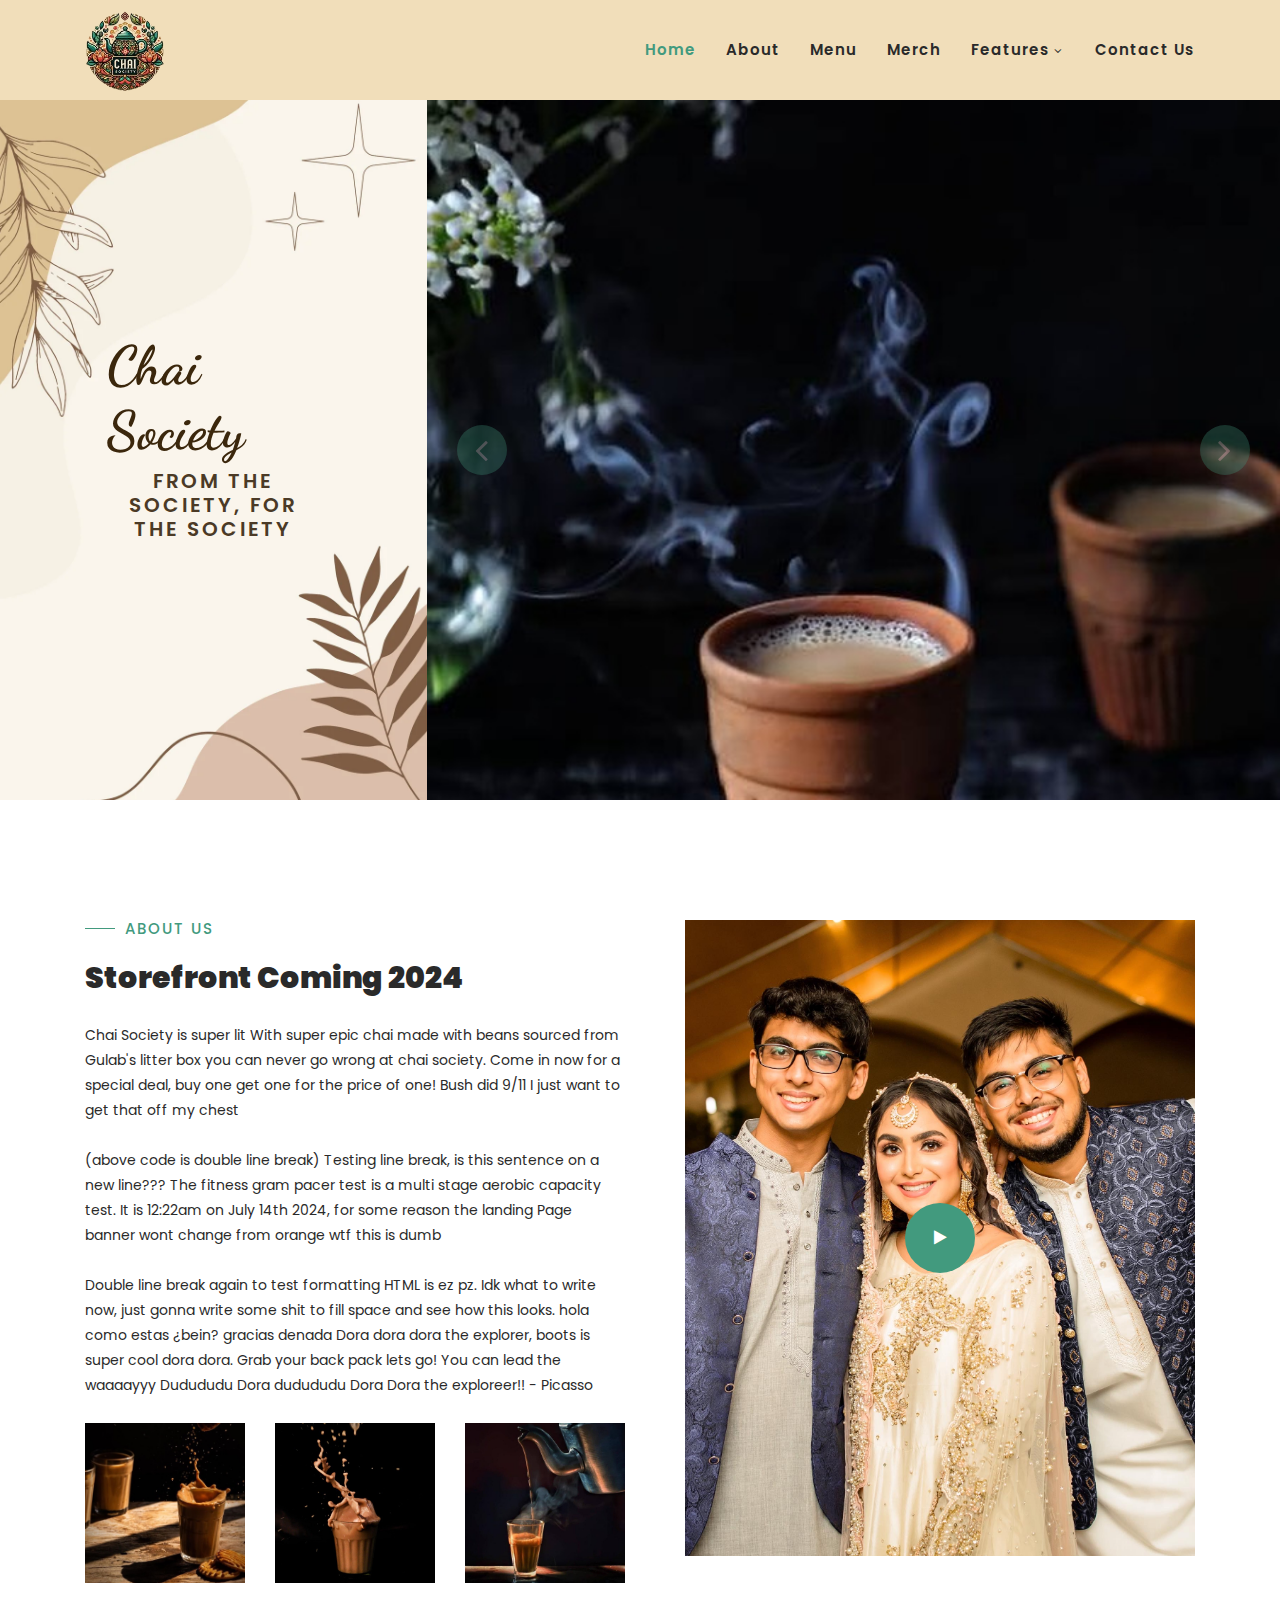
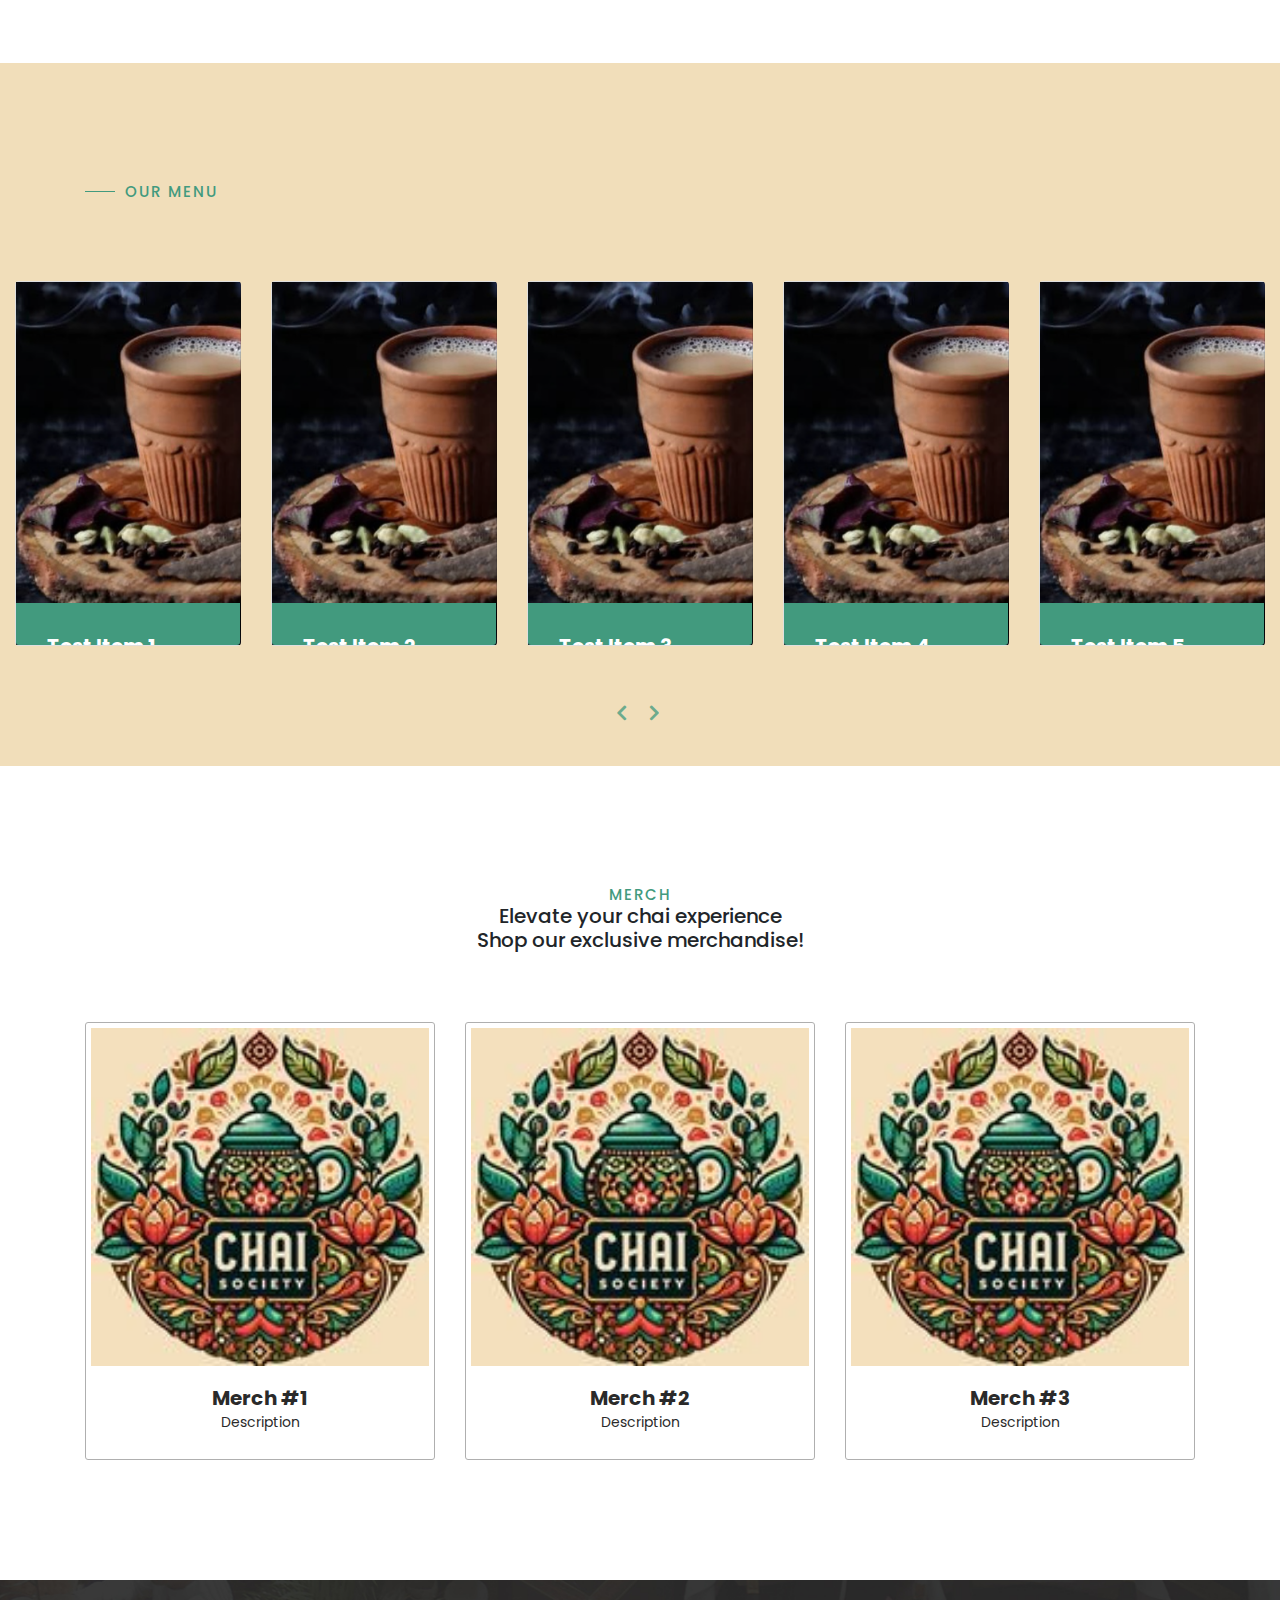
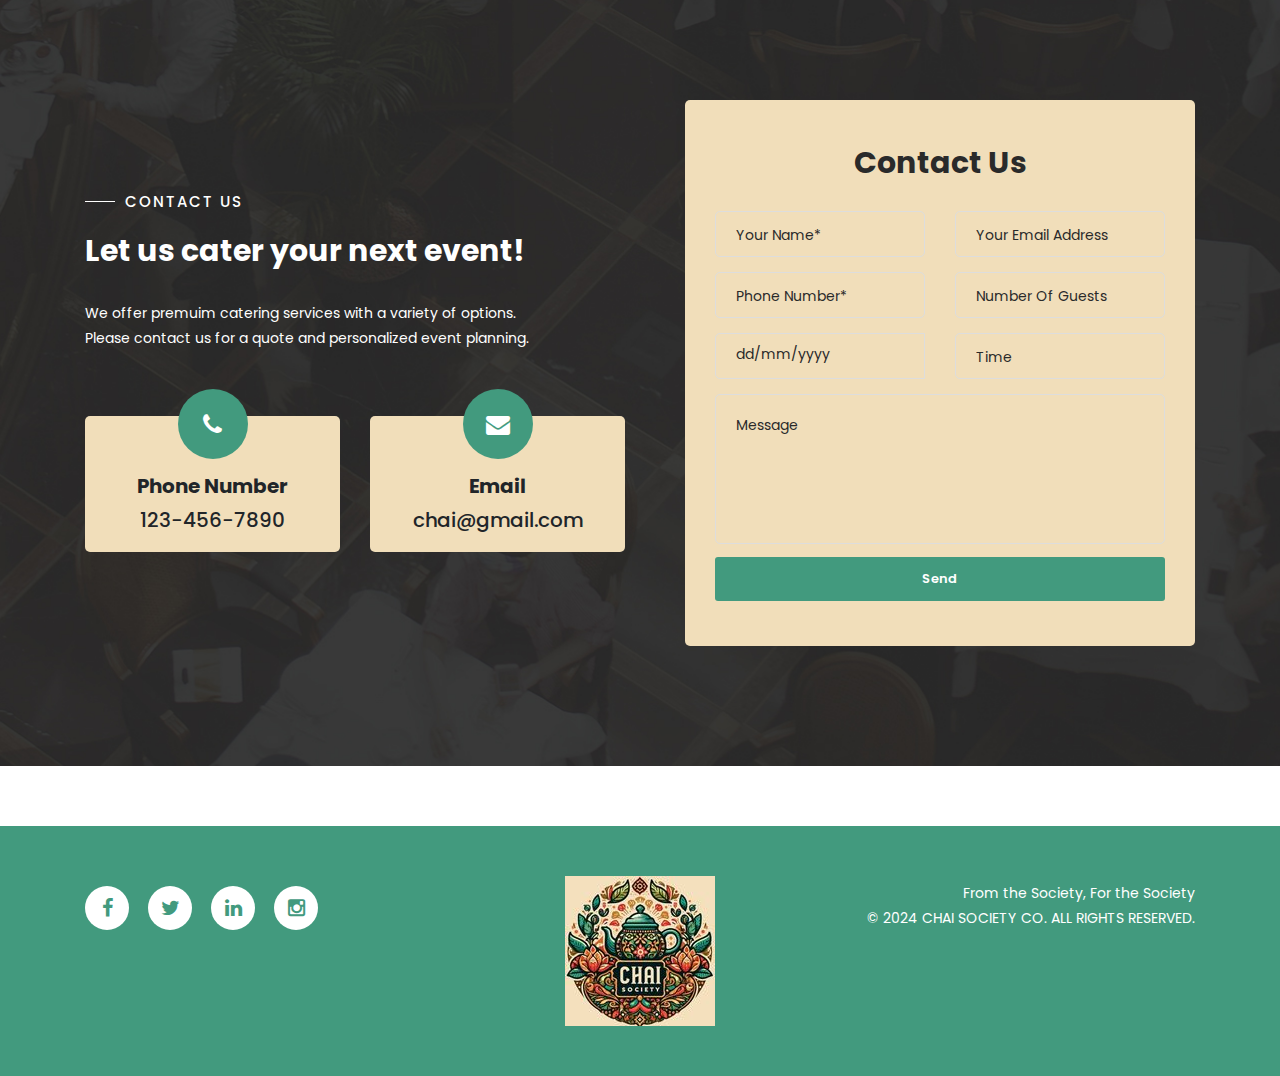
<file: index.html>
<!DOCTYPE html>
<html lang="en">

  <head>

    <meta charset="utf-8">
    <meta name="viewport" content="width=device-width, initial-scale=1, shrink-to-fit=no">
    <meta name="description" content="">
    <meta name="author" content="">
    <link href="https://fonts.googleapis.com/css?family=Poppins:100,200,300,400,500,600,700,800,900&display=swap" rel="stylesheet">
    <link href="https://fonts.googleapis.com/css2?family=Dancing+Script:wght@400;500;600;700&display=swap" rel="stylesheet">

    <title>Chai Society Cafe</title>
<!--
    
TemplateMo 558 Klassy Cafe

https://templatemo.com/tm-558-klassy-cafe

-->
    <!-- Additional CSS Files -->
    <link rel="stylesheet" type="text/css" href="assets/css/bootstrap.min.css">

    <link rel="stylesheet" type="text/css" href="assets/css/font-awesome.css">

    <link rel="stylesheet" href="assets/css/templatemo-klassy-cafe.css">

    <link rel="stylesheet" href="assets/css/owl-carousel.css">

    <link rel="stylesheet" href="assets/css/lightbox.css">

    </head>
    
    <body>
    
    <!-- ***** Preloader Start ***** -->
    <div id="preloader">
        <div class="jumper">
            <div></div>
            <div></div>
            <div></div>
        </div>
    </div>  
    <!-- ***** Preloader End ***** -->
    
    
    <!-- ***** Header Area Start ***** -->
    <header class="header-area header-sticky">
        <div class="container">
            <div class="row">
                <div class="col-12">
                    <nav class="main-nav">
                        <!-- ***** Logo Start ***** -->
                        <a href="index.html" class="logo">
                            <img src="assets/pics/logo.jpeg" align="klassy cafe html template" width="80" height="80">
                        </a>
                        <!-- ***** Logo End ***** -->
                        <!-- ***** Menu Start ***** -->
                        <ul class="nav">
                            <li class="scroll-to-section"><a href="#top" class="active">Home</a></li>
                            <li class="scroll-to-section"><a href="#about">About</a></li>
                           	
                        <!-- 
                            <li class="submenu">
                                <a href="javascript:;">Drop Down</a>
                                <ul>
                                    <li><a href="#">Drop Down Page 1</a></li>
                                    <li><a href="#">Drop Down Page 2</a></li>
                                    <li><a href="#">Drop Down Page 3</a></li>
                                </ul>
                            </li>
                        -->
                            <li class="scroll-to-section"><a href="#menu">Menu</a></li>
                            <li class="scroll-to-section"><a href="#chefs">Merch</a></li> 
                            <li class="submenu">
                                <a href="javascript:;">Features</a>
                                <ul>
                                    <li><a href="#">Features Page 1</a></li>
                                    <li><a href="#">Features Page 2</a></li>
                                    <li><a href="#">Features Page 3</a></li>
                                    <li><a href="#">Features Page 4</a></li>
                                </ul>
                            </li>
                            <!-- <li class=""><a rel="sponsored" href="https://templatemo.com" target="_blank">External URL</a></li> -->
                            <li class="scroll-to-section"><a href="#reservation">Contact Us</a></li> 
                        </ul>        
                        <a class='menu-trigger'>
                            <span>Menu</span>
                        </a>
                        <!-- ***** Menu End ***** -->
                    </nav>
                </div>
            </div>
        </div>
    </header>
    <!-- ***** Header Area End ***** -->

    <!-- ***** Main Banner Area Start ***** -->
    <div id="top">
        <div class="container-fluid">
            <div class="row">
                <div class="col-lg-4">
                    <div class="left-content">
                        <div class="inner-content">
                            <h4>Chai Society</h4>
                            <h6 style="text-align: center;">From the Society, For the Society</h6>
                            <div class="main-white-button scroll-to-section">
                                <!-- <a href="#reservation">Make A Reservation</a> -->
                            </div>
                        </div>
                    </div>
                </div>
                <div class="col-lg-8">
                    <div class="main-banner header-text">
                        <div class="Modern-Slider">
                          <!-- Item -->
                          <div class="item">
                            <div class="img-fill">
                                <img src="assets/pics/steaming_chai.jpeg" alt="">
                            </div>
                          </div>
                          <!-- // Item -->
                          <!-- Item -->
                          <div class="item">
                            <div class="img-fill">
                                <img src="assets/pics/lil_brown.jpeg" alt="">
                            </div>
                          </div>
                          <!-- // Item -->
                          <!-- Item -->
                          <div class="item">
                            <div class="img-fill">
                                <img src="assets/pics/pour.jpeg" alt="">
                            </div>
                          </div>
                          <!-- // Item -->
                        </div>
                    </div>
                </div>
            </div>
        </div>
    </div>
    <!-- ***** Main Banner Area End ***** -->

    <!-- ***** About Area Starts ***** -->
    <section class="section" id="about">
        <div class="container">
            <div class="row">
                <div class="col-lg-6 col-md-6 col-xs-12">
                    <div class="left-text-content">
                        <div class="section-heading">
                            <h6>About Us</h6>
                            <h2>Storefront Coming 2024</h2>
                        </div>
                        <p>Chai Society is super lit
                            <!--- <a href="https://templatemo.com/tag/restaurant" target="_blank" rel="sponsored">
                                restaurant HTML templates
                            </a> -->
                            With super epic chai made with beans sourced from Gulab's litter box you can never go wrong at chai society.
                            Come in now for a special deal, buy one get one for the price of one! Bush did 9/11 I just 
                            want to get that off my chest 
                            <br> <br>
                            (above code is double line break)
                            Testing line break, is this sentence on a new line??? The fitness gram pacer test is a multi
                            stage aerobic capacity test. It is 12:22am on July 14th 2024, for some reason the landing Page
                            banner wont change from orange wtf this is dumb
                            <br> <br>
                            Double line break again to test formatting HTML is ez pz. Idk what to write now, just gonna
                            write some shit to fill space and see how this looks. hola como estas ¿bein? gracias denada 
                            Dora dora dora the explorer, boots is super cool dora dora. Grab your back pack lets go!
                            You can lead the waaaayyy Dudududu Dora dudududu Dora Dora the exploreer!! - Picasso                       
                        </p>
                        <div class="row">
                            <div class="col-4">
                                <img src="assets/pics/splash_1.jpeg" alt="">
                            </div>
                            <div class="col-4">
                                <img src="assets/pics/splash_2.jpeg" alt="">
                            </div>
                            <div class="col-4">
                                <img src="assets/pics/splash_3.jpeg" alt="">
                            </div>
                        </div>
                    </div>
                </div>
                <div class="col-lg-6 col-md-6 col-xs-12">
                    <div class="right-content">
                        <div class="thumb">
                            <a rel="nofollow" href="https://www.youtube.com/watch?v=dQw4w9WgXcQ"><i class="fa fa-play"></i></a>
                            <img src="assets/pics/idk.JPG" alt="">
                        </div>
                    </div>
                </div>
            </div>
        </div>
    </section>
    <!-- ***** About Area Ends ***** -->

    <!-- ***** Menu Area Starts ***** -->
    
    <section class="section" id="menu">
        <div class="container">
            <div class="row">
                <div class="col-lg-4">
                    <div class="section-heading">
                        <h6>Our Menu</h6>
                        <!--- <h2>Our selection of cakes with quality taste</h2> -->
                    </div>
                </div>
            </div>
        </div>
        <div class="menu-item-carousel">
            <div class="col-lg-12">
                <div class="owl-menu-item owl-carousel">
                    <div class="item">
                        <div class='card card1'>
                            <!--- <div class="price"><h6>$14</h6></div> -->
                            <div class='info'>
                              <h1 class='title'>Test Item 1</h1>
                              <p class='description'>I like trains I like trains I like trains I like trains I like trains </p>
                              <div class="main-text-button">
                                  <!-- <div class="scroll-to-section"><a href="#reservation">Make Reservation <i class="fa fa-angle-down"></i></a></div> -->
                              </div>
                            </div>
                        </div>
                    </div>
                    <div class="item">
                        <div class='card card2'>
                            <!--- <div class="price"><h6>$14</h6></div> -->
                            <div class='info'>
                              <h1 class='title'>Test Item 2</h1>
                              <p class='description'>I like trains I like trains I like trains I like trains I like trains </p>
                              <div class="main-text-button">
                                  <!-- <div class="scroll-to-section"><a href="#reservation">Make Reservation <i class="fa fa-angle-down"></i></a></div> -->
                                </div>
                            </div>
                        </div>
                    </div>
                    <div class="item">
                        <div class='card card3'>
                            <!--- <div class="price"><h6>$14</h6></div> -->
                            <div class='info'>
                              <h1 class='title'>Test Item 3</h1>
                              <p class='description'>I like trains I like trains I like trains I like trains I like trains </p>
                              <div class="main-text-button">
                                  <!-- <div class="scroll-to-section"><a href="#reservation">Make Reservation <i class="fa fa-angle-down"></i></a></div> -->
                                </div>
                            </div>
                        </div>
                    </div>
                    <div class="item">
                        <div class='card card4'>
                            <!--- <div class="price"><h6>$14</h6></div> -->
                            <div class='info'>
                              <h1 class='title'>Test Item 4</h1>
                              <p class='description'>I like trains I like trains I like trains I like trains I like trains </p>
                              <div class="main-text-button">
                                  <!-- <div class="scroll-to-section"><a href="#reservation">Make Reservation <i class="fa fa-angle-down"></i></a></div> -->
                                </div>
                            </div>
                        </div>
                    </div>
                    <div class="item">
                        <div class='card card5'>
                            <!--- <div class="price"><h6>$14</h6></div> -->
                            <div class='info'>
                              <h1 class='title'>Test Item 5</h1>
                              <p class='description'>I like trains I like trains I like trains I like trains I like trains </p>
                              <div class="main-text-button">
                                  <!-- <div class="scroll-to-section"><a href="#reservation">Make Reservation <i class="fa fa-angle-down"></i></a></div> -->
                                </div>
                            </div>
                        </div>
                    </div>
                    <div class="item">
                        <div class='card card6'>
                            <!--- <div class="price"><h6>$14</h6></div> -->
                            <div class='info'>
                              <h1 class='title'>Test Item 6</h1>
                              <p class='description'>I like trains I like trains I like trains I like trains I like trains </p>
                              <div class="main-text-button">
                                  <!-- <div class="scroll-to-section"><a href="#reservation">Make Reservation <i class="fa fa-angle-down"></i></a></div> -->
                                </div>
                            </div>
                        </div>
                    </div>
                </div>
            </div>
        </div>
    </section>
    <!-- ***** Menu Area Ends ***** -->

    <!-- ***** Chefs Area Starts ***** -->
    <section class="section" id="chefs">
        <div class="container">
            <div class="row">
                <div class="col-lg-4 offset-lg-4 text-center">
                    <div class="section-heading">
                        <h6>Merch</h6>
                        <h5>Elevate your chai experience <br> Shop our exclusive merchandise!</h5>
                    </div>
                </div>
            </div>
            <div class="row">
                <div class="col-lg-4">
                    <div class="chef-item">
                        <div class="thumb">
                            <div class="overlay"></div>
                            <ul class="social-icons">
                                <li><a href="#"><i class="fa fa-facebook"></i></a></li>
                                <!-- <li><a href="#"><i class="fa fa-twitter"></i></a></li> -->
                                <!-- <li><a href="#"><i class="fa fa-instagram"></i></a></li> -->
                            </ul>
                            <img src="assets/pics/full_logo.jpeg" alt="Chef #1">
                        </div>
                        <div class="down-content">
                            <h4>Merch #1</h4>
                            <span>Description</span>
                        </div>
                    </div>
                </div>
                <div class="col-lg-4">
                    <div class="chef-item">
                        <div class="thumb">
                            <div class="overlay"></div>
                            <ul class="social-icons">
                                <li><a href="#"><i class="fa fa-facebook"></i></a></li>
                            </ul>
                            <img src="assets/pics/full_logo.jpeg" alt="Chef #2">
                        </div>
                        <div class="down-content">
                            <h4>Merch #2</h4>
                            <span>Description</span>
                        </div>
                    </div>
                </div>
                <div class="col-lg-4">
                    <div class="chef-item">
                        <div class="thumb">
                            <div class="overlay"></div>
                            <ul class="social-icons">
                                <li><a href="#"><i class="fa fa-facebook"></i></a></li>
                            </ul>
                            <img src="assets/pics/full_logo.jpeg" alt="Chef #3">
                        </div>
                        <div class="down-content">
                            <h4>Merch #3</h4>
                            <span>Description</span>
                        </div>
                    </div>
                </div>
            </div>
        </div>
    </section>
    <!-- ***** Chefs Area Ends ***** -->

    <!-- ***** Reservation Us Area Starts ***** -->
    <section class="section" id="reservation">
        <div class="container">
            <div class="row">
                <div class="col-lg-6 align-self-center">
                    <div class="left-text-content">
                        <div class="section-heading">
                            <h6>Contact Us</h6>
                            <h2>Let us cater your next event!</h2>
                        </div>
                        <p>
                            We offer premuim catering services with a variety of options. 
                            <br> Please contact us for a quote and personalized event planning. 
                        </p>
                        <div class="row">
                            <div class="col-lg-6">
                                <div class="phone">
                                    <i class="fa fa-phone"></i>
                                    <h4>Phone Number</h4>
                                    <h5>123-456-7890</h5>
                                </div>
                            </div>
                            <div class="col-lg-6">
                                <div class="message">
                                    <i class="fa fa-envelope"></i>
                                    <h4>Email</h4>
                                    <h5>chai@gmail.com</h5>
                                </div>
                            </div>
                        </div>
                    </div>
                </div>
                <div class="col-lg-6">
                    <div class="contact-form">
                        <form id="contact" action="" method="post">
                          <div class="row">
                            <div class="col-lg-12">
                                <h4>Contact Us</h4>
                            </div>
                            <div class="col-lg-6 col-sm-12">
                              <fieldset>
                                <input name="name" type="text" id="name" placeholder="Your Name*" required="">
                              </fieldset>
                            </div>
                            <div class="col-lg-6 col-sm-12">
                              <fieldset>
                              <input name="email" type="text" id="email" pattern="[^ @]*@[^ @]*" placeholder="Your Email Address" required="">
                            </fieldset>
                            </div>
                            <div class="col-lg-6 col-sm-12">
                              <fieldset>
                                <input name="phone" type="text" id="phone" placeholder="Phone Number*" required="">
                              </fieldset>
                            </div>
                            <div class="col-md-6 col-sm-12">
                              <fieldset>
                                <select value="number-guests" name="number-guests" id="number-guests">
                                    <option value="number-guests">Number Of Guests</option>
                                    <option name="1" id="1">1</option>
                                    <option name="2" id="2">2</option>
                                    <option name="3" id="3">3</option>
                                    <option name="4" id="4">4</option>
                                    <option name="5" id="5">5</option>
                                    <option name="6" id="6">6</option>
                                    <option name="7" id="7">7</option>
                                    <option name="8" id="8">8</option>
                                    <option name="9" id="9">9</option>
                                    <option name="10" id="10">10</option>
                                    <option name="11" id="11">11</option>
                                    <option name="12" id="12">12</option>
                                </select>
                              </fieldset>
                            </div>
                            <div class="col-lg-6">
                                <div id="filterDate2">    
                                  <div class="input-group date" data-date-format="dd/mm/yyyy">
                                    <input  name="date" id="date" type="text" class="form-control" placeholder="dd/mm/yyyy">
                                    <div class="input-group-addon" >
                                      <span class="glyphicon glyphicon-th"></span>
                                    </div>
                                  </div>
                                </div>   
                            </div>
                            <div class="col-md-6 col-sm-12">
                              <fieldset>
                                <select value="time" name="time" id="time">
                                    <option value="time">Time</option>
                                    <option name="Breakfast" id="Breakfast">Breakfast</option>
                                    <option name="Lunch" id="Lunch">Lunch</option>
                                    <option name="Dinner" id="Dinner">Dinner</option>
                                </select>
                              </fieldset>
                            </div>
                            <div class="col-lg-12">
                              <fieldset>
                                <textarea name="message" rows="6" id="message" placeholder="Message" required=""></textarea>
                              </fieldset>
                            </div>
                            <div class="col-lg-12">
                              <fieldset>
                                <button type="submit" id="form-submit" class="main-button-icon">Send</button>
                              </fieldset>
                            </div>
                          </div>
                        </form>
                    </div>
                </div>
            </div>
        </div>
    </section>
    <!-- ***** Reservation Area Ends ***** -->
    
    <!-- ***** Footer Start ***** -->
    <footer>
        <div class="container">
            <div class="row">
                <div class="col-lg-4 col-xs-12">
                    <div class="right-text-content">
                            <ul class="social-icons">
                                <li><a href="#"><i class="fa fa-facebook"></i></a></li>
                                <li><a href="#"><i class="fa fa-twitter"></i></a></li>
                                <li><a href="#"><i class="fa fa-linkedin"></i></a></li>
                                <li><a href="#"><i class="fa fa-instagram"></i></a></li>
                            </ul>
                    </div>
                </div>
                <div class="col-lg-4">
                    <div class="logo">
                        <a href="index.html"><img src="assets/pics/full_logo.jpeg" alt=""></a>
                    </div>
                </div>
                <div class="col-lg-4 col-xs-12">
                    <div class="left-text-content">
                        <p>From the Society, For the Society
                        <br>© 2024 CHAI SOCIETY CO. ALL RIGHTS RESERVED.
                    </p>
                    </div>
                </div>
            </div>
        </div>
    </footer>

    <!-- jQuery -->
    <script src="assets/js/jquery-2.1.0.min.js"></script>

    <!-- Bootstrap -->
    <script src="assets/js/popper.js"></script>
    <script src="assets/js/bootstrap.min.js"></script>

    <!-- Plugins -->
    <script src="assets/js/owl-carousel.js"></script>
    <script src="assets/js/accordions.js"></script>
    <script src="assets/js/datepicker.js"></script>
    <script src="assets/js/scrollreveal.min.js"></script>
    <script src="assets/js/waypoints.min.js"></script>
    <script src="assets/js/jquery.counterup.min.js"></script>
    <script src="assets/js/imgfix.min.js"></script> 
    <script src="assets/js/slick.js"></script> 
    <script src="assets/js/lightbox.js"></script> 
    <script src="assets/js/isotope.js"></script> 
    
    <!-- Global Init -->
    <script src="assets/js/custom.js"></script>
    <script>

        $(function() {
            var selectedClass = "";
            $("p").click(function(){
            selectedClass = $(this).attr("data-rel");
            $("#portfolio").fadeTo(50, 0.1);
                $("#portfolio div").not("."+selectedClass).fadeOut();
            setTimeout(function() {
              $("."+selectedClass).fadeIn();
              $("#portfolio").fadeTo(50, 1);
            }, 500);
                
            });
        });

    </script>
  </body>
</html>
</file>
<file: assets/css/templatemo-klassy-cafe.css>
/*

TemplateMo 558 Klassy Cafe

https://templatemo.com/tm-558-klassy-cafe

*/

/* ---------------------------------------------
Table of contents
------------------------------------------------
01. font & reset css
02. reset
03. global styles
04. header
05. banner
06. features
07. testimonials
08. contact
09. footer
10. preloader
11. search
12. portfolio

--------------------------------------------- */
/* 
---------------------------------------------
font & reset css
--------------------------------------------- 
*/
@import url("https://fonts.googleapis.com/css?family=Poppins:100,200,300,400,500,600,700,800,900");
/* 
---------------------------------------------
reset
--------------------------------------------- 
*/
html, body, div, span, applet, object, iframe, h1, h2, h3, h4, h5, h6, p, blockquote, div
pre, a, abbr, acronym, address, big, cite, code, del, dfn, em, font, img, ins, kbd, q,
s, samp, small, strike, strong, sub, sup, tt, var, b, u, i, center, dl, dt, dd, ol, ul, li,
figure, header, nav, section, article, aside, footer, figcaption {
  margin: 0;
  padding: 0;
  border: 0;
  outline: 0;
}

.clearfix:after {
  content: ".";
  display: block;
  clear: both;
  visibility: hidden;
  line-height: 0;
  height: 0;
}

.clearfix {
  display: inline-block;
}

html[xmlns] .clearfix {
  display: block;
}

* html .clearfix {
  height: 1%;
}

ul, li {
  padding: 0;
  margin: 0;
  list-style: none;
}

header, nav, section, article, aside, footer, hgroup {
  display: block;
}

* {
  box-sizing: border-box;
}

html, body {
  font-family: 'Poppins', sans-serif;
  font-weight: 400;
  background-color: #f1deba;
  font-size: 16px;
  -ms-text-size-adjust: 100%;
  -webkit-font-smoothing: antialiased;
  -moz-osx-font-smoothing: grayscale;
}

a {
  text-decoration: none !important;
}

h1, h2, h3, h4, h5, h6 {
  margin-top: 0px;
  margin-bottom: 0px;
}

ul {
  margin-bottom: 0px;
}

p {
  font-size: 14px;
  line-height: 25px;
  color: #2a2a2a;
}

/* 
---------------------------------------------
global styles
--------------------------------------------- 
*/
html,
body {
  background: #fff;
  font-family: 'Poppins', sans-serif;
}

::selection {
  background: #429a7e;
  color: #fff;
}

::-moz-selection {
  background: #429a7e;
  color: #fff;
}

@media (max-width: 991px) {
  html, body {
    overflow-x: hidden;
  }
  .mobile-top-fix {
    margin-top: 30px;
    margin-bottom: 0px;
  }
  .mobile-bottom-fix {
    margin-bottom: 30px;
  }
  .mobile-bottom-fix-big {
    margin-bottom: 60px;
  }
}

.main-white-button a {
  font-size: 13px;
  color: #429a7e;
  background-color: #fff;
  padding: 12px 25px;
  display: inline-block;
  border-radius: 3px;
  font-weight: 600;
  transition: all .3s;
}

.main-white-button a:hover {
  opacity: 0.9;
}

.main-text-button a {
  font-size: 13px;
  color: #fff;
  font-weight: 600;
  transition: all .3s;
}

.main-text-button a:hover {
  opacity: 0.9;
}

.section-heading h6 {
  position: relative;
  font-size: 15px;
  color: #429a7e;
  font-weight: 500;
  letter-spacing: 2px;
  text-transform: uppercase;
  padding-left: 40px;
}

.section-heading h6:before {
  width: 30px;
  height: 1px;
  content: '';
  position: absolute;
  left: 0;
  top: 8px;
  background-color: #429a7e;
}

.section-heading h2 {
  line-height: 40px;
  margin-top: 20px;
  margin-bottom: 25px; 
  font-size: 30px;
  font-weight: 900;
  color: #2a2a2a;
}


/* 
---------------------------------------------
header
--------------------------------------------- 
*/

.background-header {
  background-color: #fff;
  height: 80px!important;
  position: fixed!important;
  top: 0px;
  left: 0px;
  right: 0px;
  box-shadow: 0px 0px 10px rgba(0,0,0,0.15)!important;
}

.background-header .logo,
.background-header .main-nav .nav li a {
  color: #1e1e1e!important;
}

.background-header .main-nav .nav li:hover a {
  color: #429a7e!important;
}

.background-header .nav li a.active {
  color: #429a7e!important;
}

.header-area {
  background-color: #f1deba;
  position: absolute;
  top: 0px;
  left: 0px;
  right: 0px;
  z-index: 100;
  height: 100px;
  -webkit-transition: all .5s ease 0s;
  -moz-transition: all .5s ease 0s;
  -o-transition: all .5s ease 0s;
  transition: all .5s ease 0s;
}

.header-area .main-nav {
  min-height: 80px;
  background: transparent;
}

.header-area .main-nav .logo {
  line-height: 100px;
  color: #fff;
  font-size: 28px;
  font-weight: 700;
  text-transform: uppercase;
  letter-spacing: 2px;
  float: left;
  -webkit-transition: all 0.3s ease 0s;
  -moz-transition: all 0.3s ease 0s;
  -o-transition: all 0.3s ease 0s;
  transition: all 0.3s ease 0s;
}

.background-header .main-nav .logo {
  line-height: 75px;
}

.background-header .nav {
  margin-top: 20px !important;
}

.header-area .main-nav .nav {
  float: right;
  margin-top: 30px;
  margin-right: 0px;
  background-color: transparent;
  -webkit-transition: all 0.3s ease 0s;
  -moz-transition: all 0.3s ease 0s;
  -o-transition: all 0.3s ease 0s;
  transition: all 0.3s ease 0s;
  position: relative;
  z-index: 999;
}

.header-area .main-nav .nav li {
  padding-left: 15px;
  padding-right: 15px;
}

.header-area .main-nav .nav li:last-child {
  padding-right: 0px;
}

.header-area .main-nav .nav li a {
  display: block;
  font-weight: 600;
  font-size: 15px;
  color: #2a2a2a;
  text-transform: capitalize;
  -webkit-transition: all 0.3s ease 0s;
  -moz-transition: all 0.3s ease 0s;
  -o-transition: all 0.3s ease 0s;
  transition: all 0.3s ease 0s;
  height: 40px;
  line-height: 40px;
  border: transparent;
  letter-spacing: 1px;
}

.header-area .main-nav .nav li a {
  color: #2a2a2a;
}

.header-area .main-nav .nav li:hover a,
.header-area .main-nav .nav li a.active {
  color: #429a7e!important;
}

.background-header .main-nav .nav li:hover a,
.background-header .main-nav .nav li a.active {
  color: #429a7e!important;
  opacity: 1;
}

.header-area .main-nav .nav li.submenu {
  position: relative;
  padding-right: 30px;
}

.header-area .main-nav .nav li.submenu:after {
  font-family: FontAwesome;
  content: "\f107";
  font-size: 12px;
  color: #2a2a2a;
  position: absolute;
  right: 18px;
  top: 12px;
}

.background-header .main-nav .nav li.submenu:after {
  color: #2a2a2a;
}

.header-area .main-nav .nav li.submenu ul {
  position: absolute;
  width: 200px;
  box-shadow: 0 2px 28px 0 rgba(0, 0, 0, 0.06);
  overflow: hidden;
  top: 50px;
  opacity: 0;
  transform: translateY(+2em);
  visibility: hidden;
  z-index: -1;
  transition: all 0.3s ease-in-out 0s, visibility 0s linear 0.3s, z-index 0s linear 0.01s;
}

.header-area .main-nav .nav li.submenu ul li {
  margin-left: 0px;
  padding-left: 0px;
  padding-right: 0px;
}

.header-area .main-nav .nav li.submenu ul li a {
  opacity: 1;
  display: block;
  background: #f7f7f7;
  color: #2a2a2a!important;
  padding-left: 20px;
  height: 40px;
  line-height: 40px;
  -webkit-transition: all 0.3s ease 0s;
  -moz-transition: all 0.3s ease 0s;
  -o-transition: all 0.3s ease 0s;
  transition: all 0.3s ease 0s;
  position: relative;
  font-size: 13px;
  font-weight: 400;
  border-bottom: 1px solid #eee;
}

.header-area .main-nav .nav li.submenu ul li a:hover {
  background: #fff;
  color: #429a7e!important;
  padding-left: 25px;
}

.header-area .main-nav .nav li.submenu ul li a:hover:before {
  width: 3px;
}

.header-area .main-nav .nav li.submenu:hover ul {
  visibility: visible;
  opacity: 1;
  z-index: 1;
  transform: translateY(0%);
  transition-delay: 0s, 0s, 0.3s;
}

.header-area .main-nav .menu-trigger {
  cursor: pointer;
  display: block;
  position: absolute;
  top: 33px;
  width: 32px;
  height: 40px;
  text-indent: -9999em;
  z-index: 99;
  right: 40px;
  display: none;
}

.background-header .main-nav .menu-trigger {
  top: 23px;
}

.header-area .main-nav .menu-trigger span,
.header-area .main-nav .menu-trigger span:before,
.header-area .main-nav .menu-trigger span:after {
  -moz-transition: all 0.4s;
  -o-transition: all 0.4s;
  -webkit-transition: all 0.4s;
  transition: all 0.4s;
  background-color: #1e1e1e;
  display: block;
  position: absolute;
  width: 30px;
  height: 2px;
  left: 0;
}

.background-header .main-nav .menu-trigger span,
.background-header .main-nav .menu-trigger span:before,
.background-header .main-nav .menu-trigger span:after {
  background-color: #1e1e1e;
}

.header-area .main-nav .menu-trigger span:before,
.header-area .main-nav .menu-trigger span:after {
  -moz-transition: all 0.4s;
  -o-transition: all 0.4s;
  -webkit-transition: all 0.4s;
  transition: all 0.4s;
  background-color: #1e1e1e;
  display: block;
  position: absolute;
  width: 30px;
  height: 2px;
  left: 0;
  width: 75%;
}

.background-header .main-nav .menu-trigger span:before,
.background-header .main-nav .menu-trigger span:after {
  background-color: #1e1e1e;
}

.header-area .main-nav .menu-trigger span:before,
.header-area .main-nav .menu-trigger span:after {
  content: "";
}

.header-area .main-nav .menu-trigger span {
  top: 16px;
}

.header-area .main-nav .menu-trigger span:before {
  -moz-transform-origin: 33% 100%;
  -ms-transform-origin: 33% 100%;
  -webkit-transform-origin: 33% 100%;
  transform-origin: 33% 100%;
  top: -10px;
  z-index: 10;
}

.header-area .main-nav .menu-trigger span:after {
  -moz-transform-origin: 33% 0;
  -ms-transform-origin: 33% 0;
  -webkit-transform-origin: 33% 0;
  transform-origin: 33% 0;
  top: 10px;
}

.header-area .main-nav .menu-trigger.active span,
.header-area .main-nav .menu-trigger.active span:before,
.header-area .main-nav .menu-trigger.active span:after {
  background-color: transparent;
  width: 100%;
}

.header-area .main-nav .menu-trigger.active span:before {
  -moz-transform: translateY(6px) translateX(1px) rotate(45deg);
  -ms-transform: translateY(6px) translateX(1px) rotate(45deg);
  -webkit-transform: translateY(6px) translateX(1px) rotate(45deg);
  transform: translateY(6px) translateX(1px) rotate(45deg);
  background-color: #1e1e1e;
}

.background-header .main-nav .menu-trigger.active span:before {
  background-color: #1e1e1e;
}

.header-area .main-nav .menu-trigger.active span:after {
  -moz-transform: translateY(-6px) translateX(1px) rotate(-45deg);
  -ms-transform: translateY(-6px) translateX(1px) rotate(-45deg);
  -webkit-transform: translateY(-6px) translateX(1px) rotate(-45deg);
  transform: translateY(-6px) translateX(1px) rotate(-45deg);
  background-color: #1e1e1e;
}

.background-header .main-nav .menu-trigger.active span:after {
  background-color: #1e1e1e;
}

.header-area.header-sticky {
  min-height: 80px;
}

.header-area .nav {
  margin-top: 30px;
}

.header-area.header-sticky .nav li a.active {
  color: #429a7e;
}

@media (max-width: 1200px) {
  .header-area .main-nav .nav li {
    padding-left: 12px;
    padding-right: 12px;
  }
  .header-area .main-nav:before {
    display: none;
  }
}

@media (max-width: 767px) {
  .header-area .main-nav .logo {
    color: #1e1e1e;
  }
  .header-area.header-sticky .nav li a:hover,
  .header-area.header-sticky .nav li a.active {
    color: #429a7e!important;
    opacity: 1;
  }
  .header-area.header-sticky .nav li.search-icon a {
    width: 100%;
  }
  .header-area {
    transition: all 0.5s ease;
  }
  .header-area {
    background-color: #f7f7f7;
    padding: 0px 15px;
    height: 100px;
    box-shadow: none;
    text-align: center;
  }
  .header-area .container {
    padding: 0px;
  }
  .header-area .logo {
    margin-left: 30px;
  }
  .header-area .menu-trigger {
    display: block !important;
  }
  .header-area .main-nav {
    overflow: hidden;
  }
  .header-area .main-nav .nav {
    float: none;
    width: 100%;
    display: none;
    -webkit-transition: all 0s ease 0s;
    -moz-transition: all 0s ease 0s;
    -o-transition: all 0s ease 0s;
    transition: all 0s ease 0s;
    margin-left: 0px;
  }
  .header-area .main-nav .nav li:first-child {
    border-top: 1px solid #eee;
  }
  .header-area.header-sticky .nav {
    margin-top: 100px !important;
  }
  .header-area .main-nav .nav li {
    width: 100%;
    background: #fff;
    border-bottom: 1px solid #eee;
    padding-left: 0px !important;
    padding-right: 0px !important;
  }
  .header-area .main-nav .nav li a {
    height: 50px !important;
    line-height: 50px !important;
    padding: 0px !important;
    border: none !important;
    background: #f7f7f7 !important;
    color: #191a20 !important;
  }
  .header-area .main-nav .nav li a:hover {
    background: #eee !important;
    color: #429a7e!important;
  }
  .header-area .main-nav .nav li.submenu ul {
    position: relative;
    visibility: inherit;
    opacity: 1;
    z-index: 1;
    transform: translateY(0%);
    transition-delay: 0s, 0s, 0.3s;
    top: 0px;
    width: 100%;
    box-shadow: none;
    height: 0px;
  }
  .header-area .main-nav .nav li.submenu ul li a {
    font-size: 12px;
    font-weight: 400;
  }
  .header-area .main-nav .nav li.submenu ul li a:hover:before {
    width: 0px;
  }
  .header-area .main-nav .nav li.submenu ul.active {
    height: auto !important;
  }
  .header-area .main-nav .nav li.submenu:after {
    color: #3B566E;
    right: 25px;
    font-size: 14px;
    top: 15px;
  }
  .header-area .main-nav .nav li.submenu:hover ul, .header-area .main-nav .nav li.submenu:focus ul {
    height: 0px;
  }
}

@media (min-width: 767px) {
  .header-area .main-nav .nav {
    display: flex !important;
  }
}


/* 
---------------------------------------------
banner
--------------------------------------------- 
*/

#top {
  padding-top: 100px;
}

#top .col-lg-4,
#top .col-lg-8 {
  padding: 0px;
}

#top .left-content {
  background-image: url(../pics/beige.jpg);
  background-position: center center;
  background-repeat: no-repeat;
  background-size: cover;
  position: relative;
  width: 100%;
  height: 100%;
}

#top .left-content .inner-content {
  position: absolute;
  top: 50%;
  transform: translate(-50%, -50%);
  left: 50%;
}

#top .left-content h4 {
  font-family: 'Dancing Script', cursive;
  color: #3b270c;
  font-size: 54px;
  font-weight: 700;
}

#top .left-content h6 {
  font-size: 20px;
  text-transform: uppercase;
  font-weight: 600;
  color: #4b3a26;
  letter-spacing: 3px;
  margin-top: 5px;
}

#top .left-content .main-white-button  {
  margin-top: 25px;
  margin-bottom: 10px;
}

#top .left-content .main-white-button a {
  display: inline-block;
}

/* ==== Main CSS === */
.img-fill{
  width: 100%;
  display: block;
  overflow: hidden;
  position: relative;
  text-align: center
}

.img-fill img {
  min-height: 100%;
  min-width: 100%;
  position: relative;
  display: inline-block;
  max-width: none;
}

*,
*:before,
*:after {
  -webkit-box-sizing: border-box;
  box-sizing: border-box;
  -webkit-font-smoothing: antialiased;
  -moz-osx-font-smoothing: grayscale;
}

.Grid1k {
  padding: 0 15px;
  max-width: 1200px;
  margin: auto;
}

.blocks-box,
.slick-slider {
  margin: 0;
  padding: 0!important;
}

.slick-slide {
  float: left /* If RTL Make This Right */ ;
  padding: 0;
}

/* ==== Slider Style === */
.Modern-Slider .item .img-fill{
  height:100%;
  max-height: 700px;
  background:#000;
}

.Modern-Slider .item .info > div{
  display:inline-block!important;
  vertical-align:middle;
}

.Modern-Slider .NextArrow {
  position:absolute;
  top:50%;
  transform: translateY(-25px);
  right:30px;
  width: 50px;
  height: 50px;
  background-color: #429a7e;
  border:0 none;
  line-height: 44px;
  border-radius: 50%;
  text-align:center;
  font-size: 36px;
  font-family: 'FontAwesome';
  color:#FFF;
  z-index:5;
  outline: none;
  opacity: 0.3;
  transition: all .3s;
}

.Modern-Slider .NextArrow:hover {
  opacity: 1;
}

.Modern-Slider .NextArrow:before{
  content:'\f105';
}

.Modern-Slider .PrevArrow {
  position:absolute;
  top:50%;
  transform: translateY(-25px);
  left:30px;
  width: 50px;
  height: 50px;
  background-color: #429a7e;
  border:0 none;
  line-height: 44px;
  border-radius: 50%;
  text-align:center;
  font-size: 36px;
  font-family: 'FontAwesome';
  color:#FFF;
  z-index:5;
  outline: none;
  opacity: 0.3;
  transition: all .3s;
}

.Modern-Slider .PrevArrow:hover {
  opacity: 1;
}

.Modern-Slider .PrevArrow:before{
  content:'\f104';
}

ul.slick-dots {
  display: none!important;
}

.Modern-Slider .item.slick-active{
  animation:Slick-FastSwipeIn 1s both;
}

.Modern-Slider .buttons {
  position: relative;
}

.Modern-Slider {background:#000;}


/* ==== Slick Slider Css Ruls === */
.slick-slider{position:relative;display:block;-webkit-user-select:none;-moz-user-select:none;-ms-user-select:none;user-select:none;-webkit-touch-callout:none;-khtml-user-select:none;-ms-touch-action:pan-y;touch-action:pan-y;-webkit-tap-highlight-color:transparent}
.slick-list{position:relative;display:block;overflow:hidden;margin:0;padding:0}
.slick-list:focus{outline:none}.slick-list.dragging{cursor:hand}
.slick-slider .slick-track,.slick-slider .slick-list{-webkit-transform:translate3d(0,0,0);-ms-transform:translate3d(0,0,0);transform:translate3d(0,0,0)}
.slick-track{position:relative;top:0;left:0;display:block}
.slick-track:before,.slick-track:after{display:table;content:''}.slick-track:after{clear:both}
.slick-loading .slick-track{visibility:hidden}
.slick-slide{display:none;float:left /* If RTL Make This Right */ ;height:100%;min-height:1px}
.slick-slide.dragging img{pointer-events:none}
.slick-initialized .slick-slide{display:block}
.slick-loading .slick-slide{visibility:hidden}
.slick-vertical .slick-slide{display:block;height:auto;border:1px solid transparent}


/*
---------------------------------------------
about
---------------------------------------------
*/

#about {
  margin-top: 20px;
  padding: 100px 0px 0px 0px;
  position: relative;
  z-index: 9;
}

#about .section-heading h2 {
  padding-right: 120px;
}

#about img {
  width: 100%;
  overflow: hidden;
}

#about .left-text-content p {
  margin-bottom: 25px;
}

#about .right-content {
  margin-left: 30px;
}

#about .right-content .thumb {
  position: relative;
}

#about .right-content .thumb a {
  position: absolute;
  left: 50%;
  top: 50%;
  width: 70px;
  height: 70px;
  display: inline-block;
  line-height: 70px;
  text-align: center;
  background-color: #429a7e;
  color: #fff;
  border-radius: 50%;
  transform: translate(-35px, -35px);
  transition: all .3s;
}

#about .right-content .thumb a:hover {
  opacity: .9;
}


/*
---------------------------------------------
menu
---------------------------------------------
*/

#menu {
  margin-top: 80px;
  background-color: #f1deba;
  padding: 120px 0px;
}

#menu .section-heading {
  margin-bottom: 80px;
}

.card {
  margin: 0 auto;
  max-width: 100%;
  min-height: 365px;
  overflow: hidden;
  background-size: cover;
  background-repeat: no-repeat;
  overflow: hidden;
}

.card1 {
  background-image: url(../pics/menu_item.jpg);
}
.card2 {
  background-image: url(../pics/menu_item.jpg);
}
.card3 {
  background-image: url(../pics/menu_item.jpg);
}
.card4 {
  background-image: url(../pics/menu_item.jpg);
}
.card5 {
  background-image: url(../pics/menu_item.jpg);
}
.card6 {
  background-image: url(../pics/menu_item.jpg);
}

.info {
  position: relative;
  width: 100%;
  background-color: #429a7e;
  border: 1px solid #429a7e;
  transform: translateY(100%)
  translateY(120px)
  translateZ(0);
  transition: transform 0.5s ease-out;
}

.card:hover .info,
.card:hover .info:before {
  transform: translateY(200px) translateZ(0);
}

.title {
  margin: 0;
  padding: 30px 30px 20px 30px;
  font-size: 20px;
  font-weight: 700;
  color: #fff;
}

.description {
  padding: 0px 30px;
  color: #fff;
}

#menu .price h6 {
  position: absolute;
  width: 70px;
  height: 70px;
  background-color: #429a7e;
  font-size: 20px;
  font-weight: 700;
  color: #fff;
  border-radius: 3px;
  text-align: center;
  line-height: 70px;
}

#menu .card .main-text-button {
  margin-left: 30px;
  margin-top: 20px;
  padding-bottom: 30px;
}

#menu .owl-menu-item {
  position: relative;
}

#menu .owl-nav {
  text-align: center;
  position: absolute;
  width: 100%;
  bottom: -80px;
  transform: translateY(5px);
}

#menu .owl-dots {
  display: none;
}
    
#menu .owl-nav .owl-prev{
  margin-right: 10px;
  outline: none;
}

#menu .owl-nav .owl-prev span,
#menu .owl-nav .owl-next span {
  opacity: 0;
}

#menu .owl-nav .owl-prev:before {
  display: inline-block;
  font-family: 'FontAwesome';
  color: #429a7e;
  font-size: 25px;
  font-weight: 700;
  content: '\f104';
}

#menu .owl-nav .owl-prev {
  opacity: 0.75;
  transition: all .5s;
}

#menu .owl-nav .owl-prev:hover {
  opacity: 1;
}

#menu .owl-nav .owl-next {
  opacity: 0.75;
  transition: all .5s;
}

#menu .owl-nav .owl-next:hover {
  opacity: 1;
}

#menu .owl-nav .owl-next{
  margin-left: 10px;
  outline: none;
}

#menu .owl-nav .owl-next:before {
  display: inline-block;
  font-family: 'FontAwesome';
  color: #429a7e;
  font-size: 25px;
  font-weight: 700;
  content: '\f105';
}


/*
---------------------------------------------
chefs
---------------------------------------------
*/

#chefs {
  padding-top: 120px;
}

#chefs .section-heading {
  margin-bottom: 70px;
}

#chefs .section-heading h6 {
  padding-left: 0px;
}

#chefs .section-heading h6:before {
  display: none;
}

#chefs .chef-item {
  text-align: center;
  border: 1px solid #afafaf;
  padding: 5px;
  transition: all .5s;
  border-radius: 3px;
}

#chefs .chef-item:hover {
  border-color: #429a7e;
}

#chefs .chef-item:hover .down-content h4 {
  color: #429a7e;
}

#chefs .chef-item .thumb {
  position: relative;
}

#chefs .chef-item .thumb img {
  width: 100%;
  overflow: hidden;
  position: relative;
}

#chefs .chef-item .thumb .overlay {
  position: absolute;
  background-color: #2a2a2a;
  border-radius: 3px;
  top: 0;
  bottom: 0;
  left: 0;
  right: 0;
  z-index: 1;
  opacity: 0;
  visibility: hidden;
  transition: all .3s;
}

#chefs .chef-item .thumb ul.social-icons {
  position: absolute;
  z-index: 11;
  top: 50%;
  left: 50%;
  transform: translate(-50%, -50%);
  width: 100%;
  transition: all .5s;
  opacity: 0;
  visibility: hidden;
}

#chefs .chef-item .thumb ul.social-icons li {
  display: inline-block;
  margin: 0px 5px;
}

#chefs .chef-item .thumb ul.social-icons li a {
  width: 40px;
  height: 40px;
  background-color: #f1deba;
  color: #2a2a2a;
  border-radius: 50%;
  text-align: center;
  line-height: 40px;
  display: inline-block;
  transition: all .5s;
}

#chefs .chef-item .thumb ul.social-icons li a:hover {
  background-color: #429a7e;
}

#chefs .chef-item:hover .overlay {
  opacity: .9;
  visibility: visible;
}

#chefs .chef-item:hover ul.social-icons {
  opacity: 1;
  visibility: visible;
}

#chefs .chef-item .down-content {
  padding: 20px 0px;
}

#chefs .chef-item .down-content h4 {
  transition: all .3s;
  font-size: 20px;
  font-weight: 700;
  color: #2a2a2a;
}

#chefs .chef-item .down-content span {
  font-size: 14px;
  color: #2a2a2a;
}


/* 
---------------------------------------------
reservation
--------------------------------------------- 
*/

#reservation .section-heading {
  margin-bottom: 30px;
}

#reservation .section-heading h6 {
  color: #fff;
}

#reservation .section-heading h2 {
  color: #fff;
  font-weight: 700;
}

#reservation .section-heading h6:before {
  background-color: #fff;
}

#reservation p {
  color: #fff;
  margin-bottom: 65px;
}

#reservation {
  margin-top: 120px;
  padding: 120px 0px;
  background-image: url(../images/reservation-bg.jpg);
  background-position: center center;
  background-repeat: no-repeat;
  background-size: cover;
}

#reservation .phone,
#reservation .message {
  background-color: #f1deba;
  border-radius: 5px;
  text-align: center;
  padding: 0px 0px 20px 0px;
}

#reservation .phone i,
#reservation .message i {
  width: 70px;
  height: 70px;
  display: inline-block;
  text-align: center;
  line-height: 70px;
  color: #fff;
  background-color: #429a7e;
  border-radius: 50%;
  font-size: 24px;
  margin-top: -35px;
  text-align: center;
  margin-left: auto;
  margin-right: auto;
}

#reservation .phone h4,
#reservation .message h4 {
  font-size: 20px;
  font-weight: 700;
  margin-top: 15px;
  margin-bottom: 10px;
}

#reservation .phone span a,
#reservation .message span a {
  font-size: 14px;
  color: #2a2a2a;
  transition: all .3s;
}

#reservation .phone span a:hover,
#reservation .message span a:hover {
  color: #429a7e;
}

#contact {
  margin-left: 30px;
  padding: 45px 30px;
  background-color: #f1deba;
  border-radius: 5px;
}

#contact h4 {
  text-align: center;
  font-weight: 700;
  font-size: 30px;
  color: #2a2a2a;
  margin-bottom: 30px;
}

.datepicker-days {
  padding: 30px;
  cursor: pointer;
}

.contact-form input,
.contact-form textarea,
.contact-form select {
  color: #2a2a2a;
  font-size: 14px;
  border: 1px solid #ddd;
  background-color: #f1deba;
  width: 100%;
  height: 46px;
  border-radius: 5px;
  outline: none;
  padding-top: 3px;
  padding-left: 20px;
  padding-right: 20px;
  -webkit-appearance: none;
  -moz-appearance: none;
  appearance: none;
  margin-bottom: 15px;
}

.contact-form input:focus,
.contact-form textarea:focus,
.contact-form select:focus {
  border-color: #429a7e;
}

.contact-form button {
  margin-top: -10px;
  font-size: 13px;
  color: #fff;
  background-color: #429a7e;
  padding: 12px 25px;
  width: 100%;
  box-shadow: none;
  border: none;
  display: inline-block;
  border-radius: 3px;
  font-weight: 600;
  transition: all .3s;
}

.contact-form button:hover {
  opacity: .9;
}

.contact-form textarea {
  height: 150px;
  resize: none;
  padding: 20px;
}

.contact-form ::-webkit-input-placeholder { /* Edge */
  color: #2a2a2a;
}

.contact-form :-ms-input-placeholder { /* Internet Explorer 10-11 */
  color: #2a2a2a;
}

.contact-form ::placeholder {
  color: #2a2a2a;
}

/*
---------------------------------------------
offers
---------------------------------------------
*/

#offers {
  padding-top: 120px;
}

#offers .section-heading {
  margin-bottom: 70px;
}

#offers .section-heading h6 {
  padding-left: 0px;
}

#offers .section-heading h6:before {
  display: none;
}

#offers .heading-tabs {
  text-align: center;
}

#offers .heading-tabs .main-dark-button {
  text-align: right;
}

#offers #tabs ul {
  padding: 0;
}
#offers #tabs ul li {
  display: inline-block;
  margin: 0px 15px;
}
#offers #tabs ul li:last-child {
  margin-right: 0px;
}
#offers #tabs ul li:first-child {
  margin-left: 0px;
}
#offers #tabs ul li a {
  text-transform: capitalize;
  width: 100%;
  display: inline-block;
  font-size: 15px;
  color: #2a2a2a;
  font-weight: 600;
  transition: all 0.3s;
  text-align: center;
}

#offers #tabs ul li a img {
  display: block;
  margin: 0 auto 15px auto;
}
#offers #tabs ul .ui-tabs-active a {
  color: #429a7e;
  position: relative;
}
#offers #tabs ul .ui-tabs-active span {
  color: #1e1e1e;
}
#offers .tabs-content {
  margin-top: 60px;
  text-align: left;
  display: inline-block;
  transition: all 0.3s;
}
#offers .tabs-content .tab-item {
  position: relative;
  margin-bottom: 60px;
}
#offers .tabs-content img {
  float: left;
  width: 100px;
  max-width: 100px;
  margin-right: 20px;
  border-radius: 5px;
}
#offers .tabs-content h4 {
  padding-top: 10px;
  font-size: 20px;
  font-weight: 700;
  color: #2a2a2a;
  margin-bottom: 10px;
  margin-right: 100px;
}

#offers .tabs-content p {
  margin-right: 100px;
}

#offers .tabs-content .left-list {
  margin-right: 15px;
}

#offers .tabs-content .right-list {
  margin-left: 15px;
}

#offers .tabs-content .price h6 {
  position: absolute;
  top: 15px;
  right: 0;
  width: 70px;
  height: 70px;
  background-color: #429a7e;
  display: inline-block;
  text-align: center;
  line-height: 70px;
  border-radius: 3px;
  font-size: 18px;
  font-weight: 700;
  color: #fff;
}


/* 
---------------------------------------------
footer
--------------------------------------------- 
*/

footer {
  margin-top: 60px;
  padding: 50px 0px;
  background-color: #429a7e;
}

footer .left-text-content p {
  margin-top: 5px;
  color: #fff;
  font-size: 14px;
  text-align: right;
}

footer .right-text-content p {
  color: #fff;
  font-size: 14px;
  margin-right: 15px;
  text-transform: uppercase;
}


footer .right-text-content {
  text-align: left;
  margin-top: 10px;
}

footer .logo {
  text-align: center;
}

footer .right-text-content ul li {
  display: inline-block;
  margin-left: 15px;
}
footer .right-text-content ul li:first-child {
  margin-left: 0px;
}


footer .right-text-content ul li a {
  width: 44px;
  height: 44px;
  display: inline-block;
  text-align: center;
  line-height: 44px;
  font-size: 20px;
  background-color: #fff;
  border-radius: 50%;
  color: #429a7e;
  -webkit-transition: all 0.5s ease 0s;
  -moz-transition: all 0.5s ease 0s;
  -o-transition: all 0.5s ease 0s;
  transition: all 0.5s ease 0s;
}

footer .right-text-content ul li a:hover {
  color: #2a2a2a;
}

/* 
---------------------------------------------
responsive
--------------------------------------------- 
*/

@media (max-width: 992px) {
  #top {
    padding-top: 100px;
    height: auto;
  }
  .header-area .main-nav .nav li.submenu:after {
    right: 3px;
  }
  .header-area .main-nav .nav li.submenu {
    padding-right: 15px;
  }
  .header-area .main-nav .nav li {
    padding-right: 5px;
    padding-left: 5px;
  }
  .header-area .main-nav .nav li a {
    font-size: 14px;
    letter-spacing: 0px;
  }
  #top .left-content {
    text-align: center;
    padding: 25% 0px;
  }
  #about .right-content {
    margin-left: 0px;
    margin-top: 30px;
  }
  #chefs .chef-item {
    margin-bottom: 30px;
  }
  #reservation .phone {
    margin-bottom: 60px;
  }
  #contact {
    margin-left: 0px;
    margin-top: 30px;
  }
  #offers .tabs-content .left-list {
    margin-right: 0px;
  }

  #offers .tabs-content .right-list {
    margin-left: 0px;
  }
  footer .right-text-content {
    text-align: center;
    margin-bottom: 30px;
  }
  footer .left-text-content p {
    text-align: center;
    margin-top: 30px;
  }
}





#preloader {
  overflow: hidden;
  background-color: #429a7e;
  left: 0;
  right: 0;
  top: 0;
  bottom: 0;
  position: fixed;
  z-index: 99999;
  color: #fff;
}

#preloader .jumper {
  left: 0;
  top: 0;
  right: 0;
  bottom: 0;
  display: block;
  position: absolute;
  margin: auto;
  width: 50px;
  height: 50px;
}

#preloader .jumper > div {
  background-color: #fff;
  width: 10px;
  height: 10px;
  border-radius: 100%;
  -webkit-animation-fill-mode: both;
  animation-fill-mode: both;
  position: absolute;
  opacity: 0;
  width: 50px;
  height: 50px;
  -webkit-animation: jumper 1s 0s linear infinite;
  animation: jumper 1s 0s linear infinite;
}

#preloader .jumper > div:nth-child(2) {
  -webkit-animation-delay: 0.33333s;
  animation-delay: 0.33333s;
}

#preloader .jumper > div:nth-child(3) {
  -webkit-animation-delay: 0.66666s;
  animation-delay: 0.66666s;
}

@-webkit-keyframes jumper {
  0% {
    opacity: 0;
    -webkit-transform: scale(0);
    transform: scale(0);
  }
  5% {
    opacity: 1;
  }
  100% {
    -webkit-transform: scale(1);
    transform: scale(1);
    opacity: 0;
  }
}

@keyframes jumper {
  0% {
    opacity: 0;
    -webkit-transform: scale(0);
    transform: scale(0);
  }
  5% {
    opacity: 1;
  }
  100% {
    opacity: 0;
  }
}
</file>
<file: assets/css/owl-carousel.css>
/**
 * Owl Carousel v2.3.4
 * Copyright 2013-2018 David Deutsch
 * Licensed under: SEE LICENSE IN https://github.com/OwlCarousel2/OwlCarousel2/blob/master/LICENSE
 */
/*
 *  Owl Carousel - Core
 */
.owl-carousel {
  display: none;
  width: 100%;
  -webkit-tap-highlight-color: transparent;
  /* position relative and z-index fix webkit rendering fonts issue */
  position: relative;
  z-index: 1; }
  .owl-carousel .owl-stage {
    position: relative;
    -ms-touch-action: pan-Y;
    touch-action: manipulation;
    -moz-backface-visibility: hidden;
    /* fix firefox animation glitch */ }
  .owl-carousel .owl-stage:after {
    content: ".";
    display: block;
    clear: both;
    visibility: hidden;
    line-height: 0;
    height: 0; }
  .owl-carousel .owl-stage-outer {
    position: relative;
    overflow: hidden;
    /* fix for flashing background */
    -webkit-transform: translate3d(0px, 0px, 0px); }
  .owl-carousel .owl-wrapper,
  .owl-carousel .owl-item {
    -webkit-backface-visibility: hidden;
    -moz-backface-visibility: hidden;
    -ms-backface-visibility: hidden;
    -webkit-transform: translate3d(0, 0, 0);
    -moz-transform: translate3d(0, 0, 0);
    -ms-transform: translate3d(0, 0, 0); }
  .owl-carousel .owl-item {
    position: relative;
    min-height: 1px;
    float: left;
    -webkit-backface-visibility: hidden;
    -webkit-tap-highlight-color: transparent;
    -webkit-touch-callout: none; }
  .owl-carousel .owl-item img {
    display: block;
    width: 100%; }
  .owl-carousel .owl-nav.disabled,
  .owl-carousel .owl-dots.disabled {
    display: none; }
  .owl-carousel .owl-nav .owl-prev,
  .owl-carousel .owl-nav .owl-next,
  .owl-carousel .owl-dot {
    cursor: pointer;
    -webkit-user-select: none;
    -khtml-user-select: none;
    -moz-user-select: none;
    -ms-user-select: none;
    user-select: none; }
  .owl-carousel .owl-nav button.owl-prev,
  .owl-carousel .owl-nav button.owl-next,
  .owl-carousel button.owl-dot {
    background: none;
    color: inherit;
    border: none;
    padding: 0 !important;
    font: inherit; }
  .owl-carousel.owl-loaded {
    display: block; }
  .owl-carousel.owl-loading {
    opacity: 0;
    display: block; }
  .owl-carousel.owl-hidden {
    opacity: 0; }
  .owl-carousel.owl-refresh .owl-item {
    visibility: hidden; }
  .owl-carousel.owl-drag .owl-item {
    -ms-touch-action: pan-y;
        touch-action: pan-y;
    -webkit-user-select: none;
    -moz-user-select: none;
    -ms-user-select: none;
    user-select: none; }
  .owl-carousel.owl-grab {
    cursor: move;
    cursor: grab; }
  .owl-carousel.owl-rtl {
    direction: rtl; }
  .owl-carousel.owl-rtl .owl-item {
    float: right; }

/* No Js */
.no-js .owl-carousel {
  display: block; }

/*
 *  Owl Carousel - Animate Plugin
 */
.owl-carousel .animated {
  animation-duration: 1000ms;
  animation-fill-mode: both; }

.owl-carousel .owl-animated-in {
  z-index: 0; }

.owl-carousel .owl-animated-out {
  z-index: 1; }

.owl-carousel .fadeOut {
  animation-name: fadeOut; }

@keyframes fadeOut {
  0% {
    opacity: 1; }
  100% {
    opacity: 0; } }

/*
 * 	Owl Carousel - Auto Height Plugin
 */
.owl-height {
  transition: height 500ms ease-in-out; }

/*
 * 	Owl Carousel - Lazy Load Plugin
 */
.owl-carousel .owl-item {
  /**
			This is introduced due to a bug in IE11 where lazy loading combined with autoheight plugin causes a wrong
			calculation of the height of the owl-item that breaks page layouts
		 */ }
  .owl-carousel .owl-item .owl-lazy {
    opacity: 0;
    transition: opacity 400ms ease; }
  .owl-carousel .owl-item .owl-lazy[src^=""], .owl-carousel .owl-item .owl-lazy:not([src]) {
    max-height: 0; }
  .owl-carousel .owl-item img.owl-lazy {
    transform-style: preserve-3d; }

/*
 * 	Owl Carousel - Video Plugin
 */
.owl-carousel .owl-video-wrapper {
  position: relative;
  height: 100%;
  background: #000; }

.owl-carousel .owl-video-play-icon {
  position: absolute;
  height: 80px;
  width: 80px;
  left: 50%;
  top: 50%;
  margin-left: -40px;
  margin-top: -40px;
  background: url("owl.video.play.png") no-repeat;
  cursor: pointer;
  z-index: 1;
  -webkit-backface-visibility: hidden;
  transition: transform 100ms ease; }

.owl-carousel .owl-video-play-icon:hover {
  -ms-transform: scale(1.3, 1.3);
      transform: scale(1.3, 1.3); }

.owl-carousel .owl-video-playing .owl-video-tn,
.owl-carousel .owl-video-playing .owl-video-play-icon {
  display: none; }

.owl-carousel .owl-video-tn {
  opacity: 0;
  height: 100%;
  background-position: center center;
  background-repeat: no-repeat;
  background-size: contain;
  transition: opacity 400ms ease; }

.owl-carousel .owl-video-frame {
  position: relative;
  z-index: 1;
  height: 100%;
  width: 100%; }
</file>
